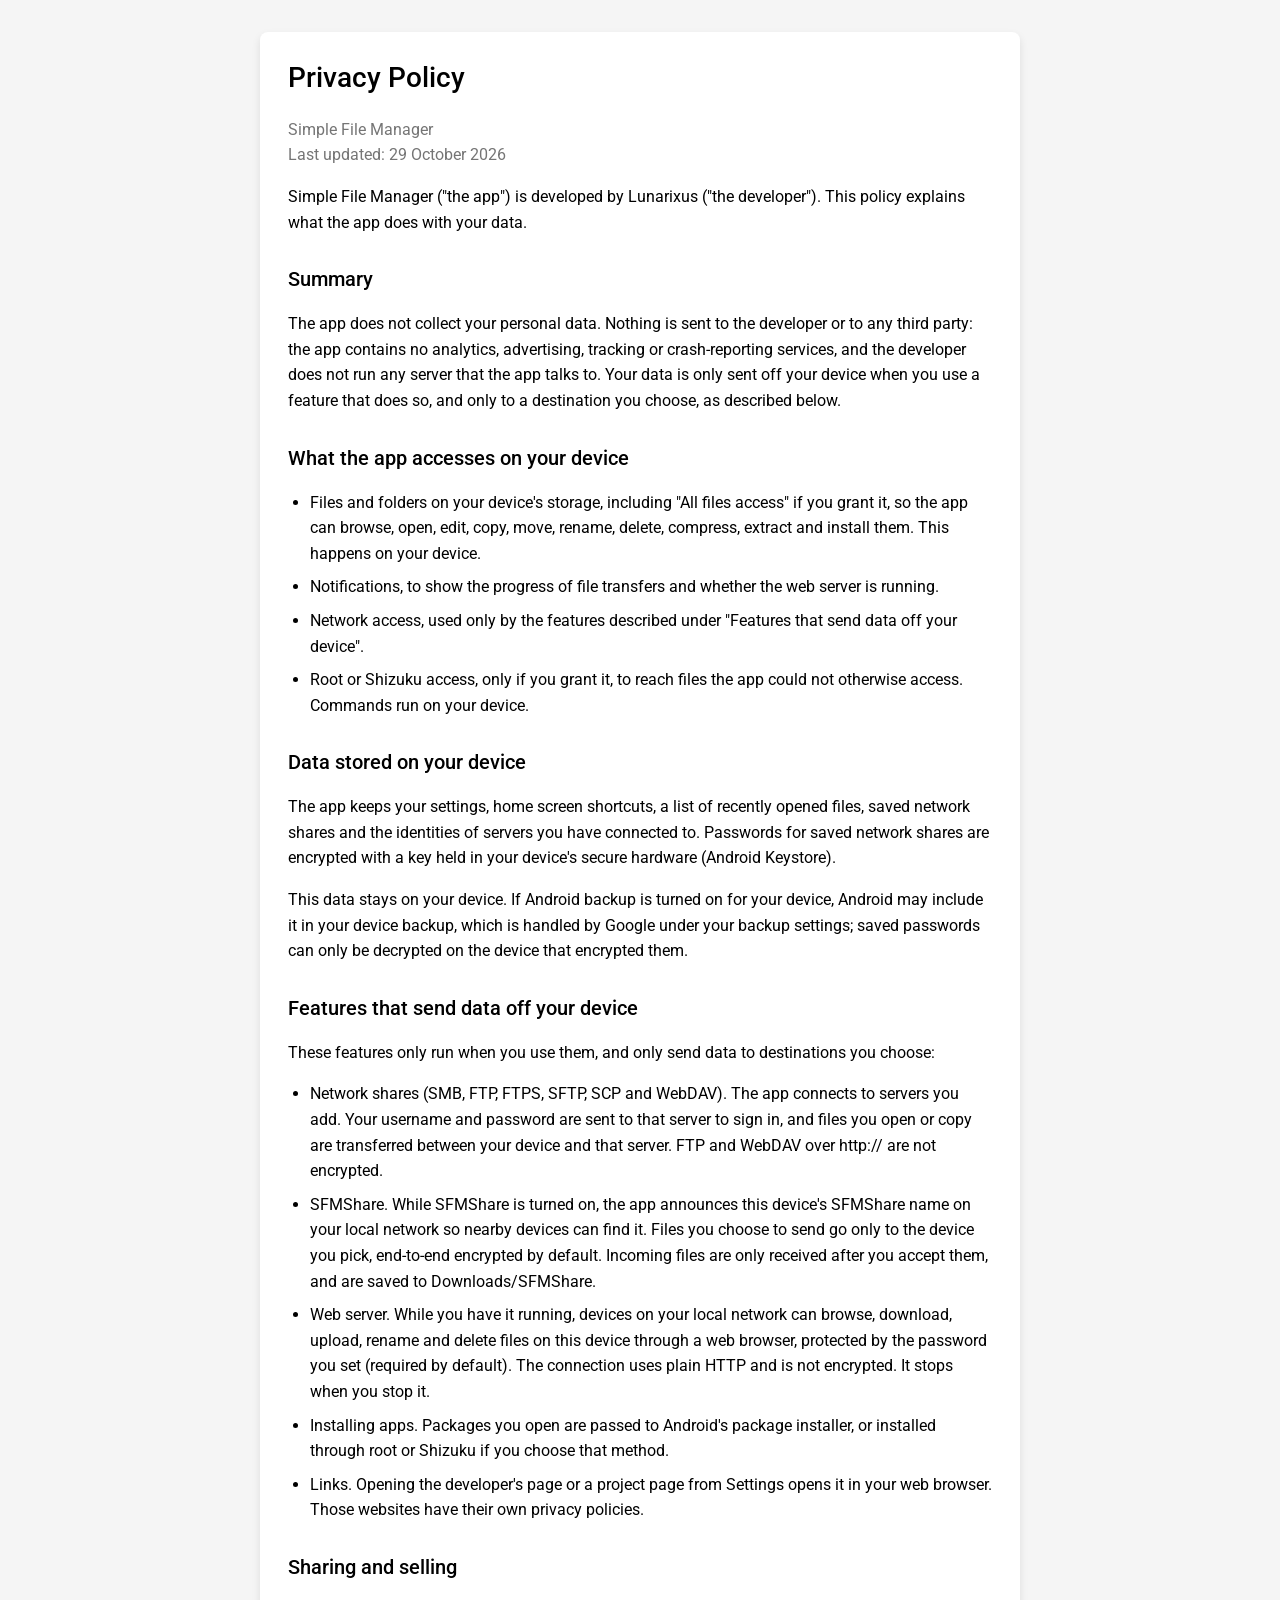
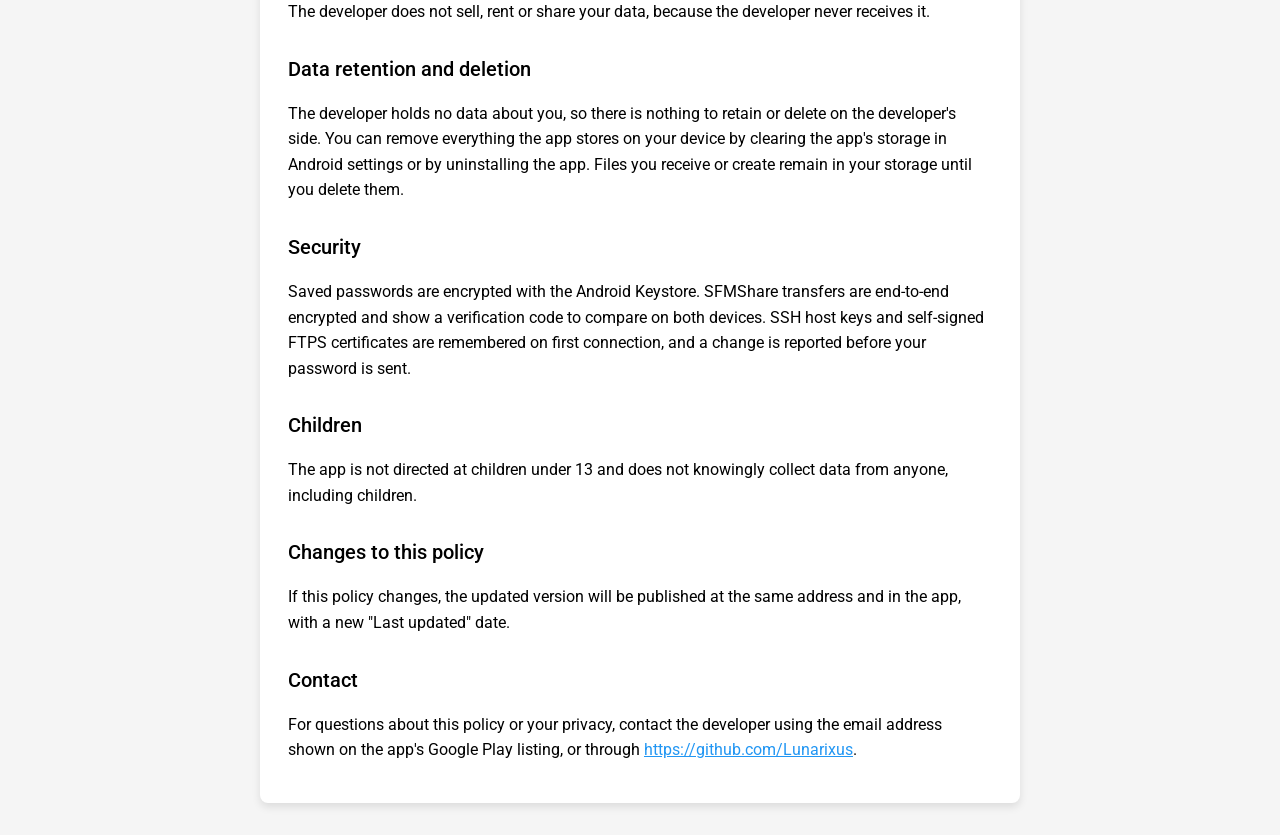
<file: sfm/privacy/index.html>
<!DOCTYPE html>
<html lang="en">
<head>
    <meta charset="UTF-8">
    <meta name="viewport" content="width=device-width, initial-scale=1.0">
    <title>Simple File Manager Privacy Policy</title>
    <meta name="description" content="Privacy policy for the Simple File Manager Android app.">
    <link rel="stylesheet" href="https://fonts.googleapis.com/css2?family=Roboto:wght@300;400;500;700&display=swap">
    <style>
        /* Same palette as the landing page (styles.css), laid out for long text. */
        :root {
            --background-color: #f5f5f5;
            --text-color: #000000;
            --card-background-color: #ffffff;
            --subtitle-color: #757575;
            --link-color: #2196f3;
        }
        @media (prefers-color-scheme: dark) {
            :root {
                --background-color: #121212;
                --text-color: #ffffff;
                --card-background-color: #1e1e1e;
                --subtitle-color: #bbbbbb;
                --link-color: #90caf9;
            }
        }
        body {
            font-family: 'Roboto', sans-serif;
            background-color: var(--background-color);
            color: var(--text-color);
            margin: 0;
            padding: 32px 16px;
            line-height: 1.6;
        }
        .card {
            background-color: var(--card-background-color);
            border-radius: 8px;
            box-shadow: 0 4px 8px rgba(0, 0, 0, 0.1);
            max-width: 760px;
            margin: 0 auto;
            padding: 24px 28px;
            box-sizing: border-box;
            overflow-wrap: anywhere;
        }
        h1 { font-weight: 500; font-size: 28px; margin: 0 0 12px; }
        h2 { font-weight: 500; font-size: 20px; margin: 28px 0 8px; }
        h1 + p { color: var(--subtitle-color); }
        ul { padding-left: 22px; }
        li { margin-bottom: 8px; }
        a { color: var(--link-color); }
    </style>
</head>
<body>
    <main class="card">
            <h1>Privacy Policy</h1>
            <p>Simple File Manager<br>
Last updated: 29 October 2026</p>
            <p>Simple File Manager ("the app") is developed by Lunarixus ("the developer"). This policy explains what the app does with your data.</p>
            <h2>Summary</h2>
            <p>The app does not collect your personal data. Nothing is sent to the developer or to any third party: the app contains no analytics, advertising, tracking or crash-reporting services, and the developer does not run any server that the app talks to. Your data is only sent off your device when you use a feature that does so, and only to a destination you choose, as described below.</p>
            <h2>What the app accesses on your device</h2>
            <ul>
            <li>Files and folders on your device's storage, including "All files access" if you grant it, so the app can browse, open, edit, copy, move, rename, delete, compress, extract and install them. This happens on your device.</li>
            <li>Notifications, to show the progress of file transfers and whether the web server is running.</li>
            <li>Network access, used only by the features described under "Features that send data off your device".</li>
            <li>Root or Shizuku access, only if you grant it, to reach files the app could not otherwise access. Commands run on your device.</li>
            </ul>
            <h2>Data stored on your device</h2>
            <p>The app keeps your settings, home screen shortcuts, a list of recently opened files, saved network shares and the identities of servers you have connected to. Passwords for saved network shares are encrypted with a key held in your device's secure hardware (Android Keystore).</p>
            <p>This data stays on your device. If Android backup is turned on for your device, Android may include it in your device backup, which is handled by Google under your backup settings; saved passwords can only be decrypted on the device that encrypted them.</p>
            <h2>Features that send data off your device</h2>
            <p>These features only run when you use them, and only send data to destinations you choose:</p>
            <ul>
            <li>Network shares (SMB, FTP, FTPS, SFTP, SCP and WebDAV). The app connects to servers you add. Your username and password are sent to that server to sign in, and files you open or copy are transferred between your device and that server. FTP and WebDAV over http:// are not encrypted.</li>
            <li>SFMShare. While SFMShare is turned on, the app announces this device's SFMShare name on your local network so nearby devices can find it. Files you choose to send go only to the device you pick, end-to-end encrypted by default. Incoming files are only received after you accept them, and are saved to Downloads/SFMShare.</li>
            <li>Web server. While you have it running, devices on your local network can browse, download, upload, rename and delete files on this device through a web browser, protected by the password you set (required by default). The connection uses plain HTTP and is not encrypted. It stops when you stop it.</li>
            <li>Installing apps. Packages you open are passed to Android's package installer, or installed through root or Shizuku if you choose that method.</li>
            <li>Links. Opening the developer's page or a project page from Settings opens it in your web browser. Those websites have their own privacy policies.</li>
            </ul>
            <h2>Sharing and selling</h2>
            <p>The developer does not sell, rent or share your data, because the developer never receives it.</p>
            <h2>Data retention and deletion</h2>
            <p>The developer holds no data about you, so there is nothing to retain or delete on the developer's side. You can remove everything the app stores on your device by clearing the app's storage in Android settings or by uninstalling the app. Files you receive or create remain in your storage until you delete them.</p>
            <h2>Security</h2>
            <p>Saved passwords are encrypted with the Android Keystore. SFMShare transfers are end-to-end encrypted and show a verification code to compare on both devices. SSH host keys and self-signed FTPS certificates are remembered on first connection, and a change is reported before your password is sent.</p>
            <h2>Children</h2>
            <p>The app is not directed at children under 13 and does not knowingly collect data from anyone, including children.</p>
            <h2>Changes to this policy</h2>
            <p>If this policy changes, the updated version will be published at the same address and in the app, with a new "Last updated" date.</p>
            <h2>Contact</h2>
            <p>For questions about this policy or your privacy, contact the developer using the email address shown on the app's Google Play listing, or through <a href="https://github.com/Lunarixus">https://github.com/Lunarixus</a>.</p>
    </main>
</body>
</html>
</file>
